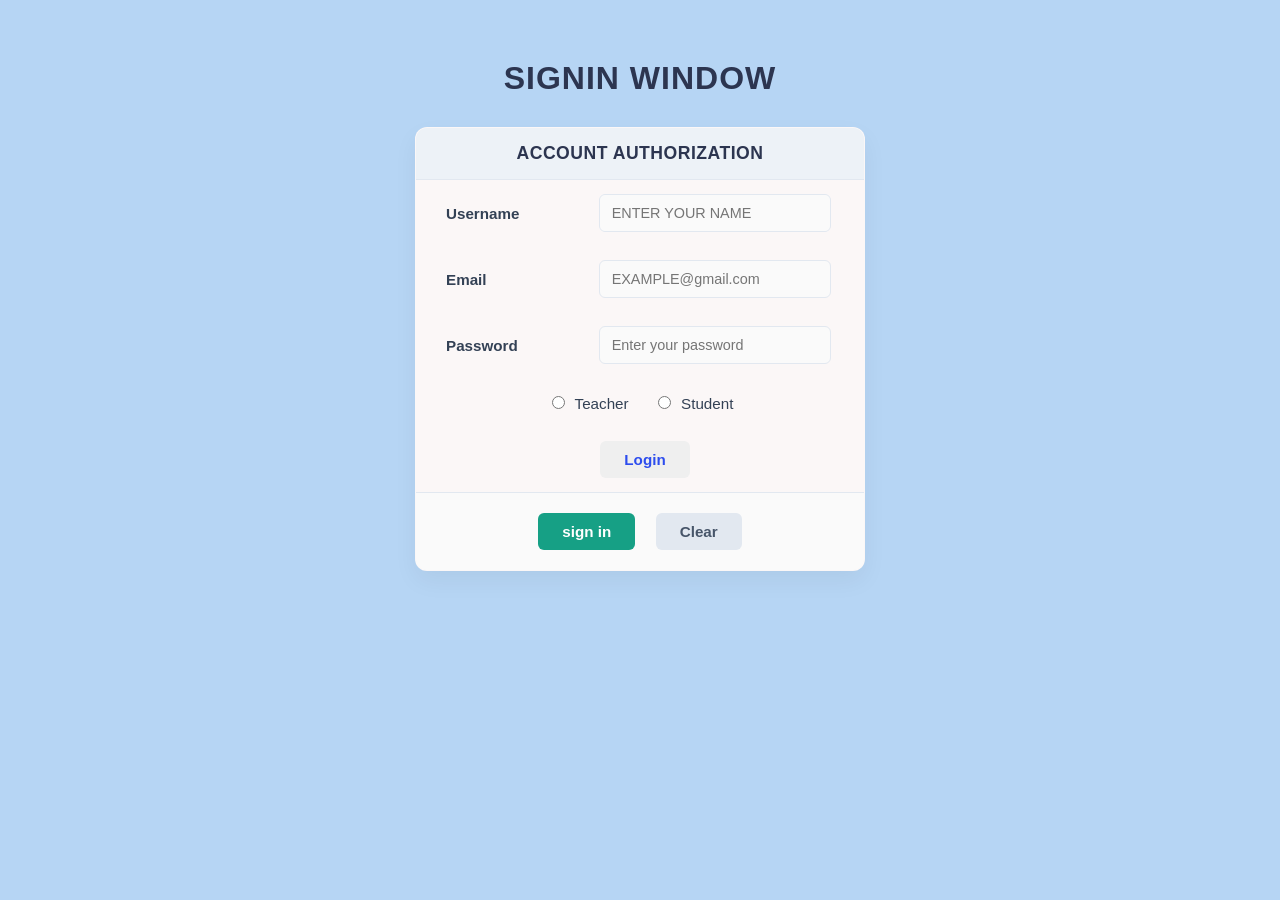
<file: index.html>
<!DOCTYPE html>
<html lang="en">
<head>
    <meta charset="UTF-8">
    <meta name="viewport" content="width=device-width, initial-scale=1.0">
    <title>Login Window</title>
    <link rel="stylesheet" href="style.css">
</head>
<body>
    <h1>SIGNIN WINDOW</h1>
    
    <form action="login.php" method="POST" id="authForm">
        <table>
            <tr>
                <td colspan="2">ACCOUNT AUTHORIZATION</td>
            </tr>
            <tr>
                <td>Username</td>
                <td><input type="text" id="username" name="user" placeholder="ENTER YOUR NAME"></td>
            </tr>
            <tr>
                <td>Email</td>
                <td><input type="email" id="email" name="email" placeholder="EXAMPLE@gmail.com"></td>
            </tr>
            <tr>
                <td>Password</td>
                <td><input type="password" id="pass" name="pass" placeholder="Enter your password"></td>
            </tr>
            <tr>
                <td colspan="2">
                    <label style="margin-right: 20px; cursor: pointer;">
                        <input type="radio" id="teacher" name="user_type" value="teacher"> Teacher
                    </label>
                    <label style="cursor: pointer;">
                        <input type="radio" id="student" name="user_type" value="student"> Student
                    </label>
                </td>
            </tr>
            <tr >
                <td colspan = "2" style = "text-align: center;"> <input type = "button" value = "Login" style = "color:rgb(45, 77, 238); align-items: center;" id ="sig_in"></td>
            </tr>
            <tr>
                <td colspan="2">
                    <input type="submit" value="sign in" id="login">
                    <input type="button" value="Clear" id="clear">
                </td>
            </tr>
        </table>
    </form>

    <script>
        const authForm = document.getElementById("authForm");
        const clearBtn = document.getElementById("clear");
        const username = document.getElementById("username");
        const email = document.getElementById("email");
        const password = document.getElementById("pass");
        let sig = document.getElementById("sig_in");


        sig.addEventListener("click", sign)
        function sign(){
            window.location.href = "sigin.html";
        }
        function clean() {
            username.value = "";
            email.value = "";
            password.value = "";
            const checkedRadio = document.querySelector('input[name="user_type"]:checked');
            if (checkedRadio) checkedRadio.checked = false;
        }

        clearBtn.addEventListener("click", clean);

        authForm.addEventListener("submit", function(event) {
            const userType = document.querySelector('input[name="user_type"]:checked');

            if (username.value.trim() === "" || email.value.trim() === "" || password.value.trim() === "" || !userType) {
                event.preventDefault();
                alert("FILL ALL THE DETAILS. 👁️👁️");
            } else {
                localStorage.setItem("teacherName", username.value.trim());
            }
        });
    </script>
</body>
</html>
</file>
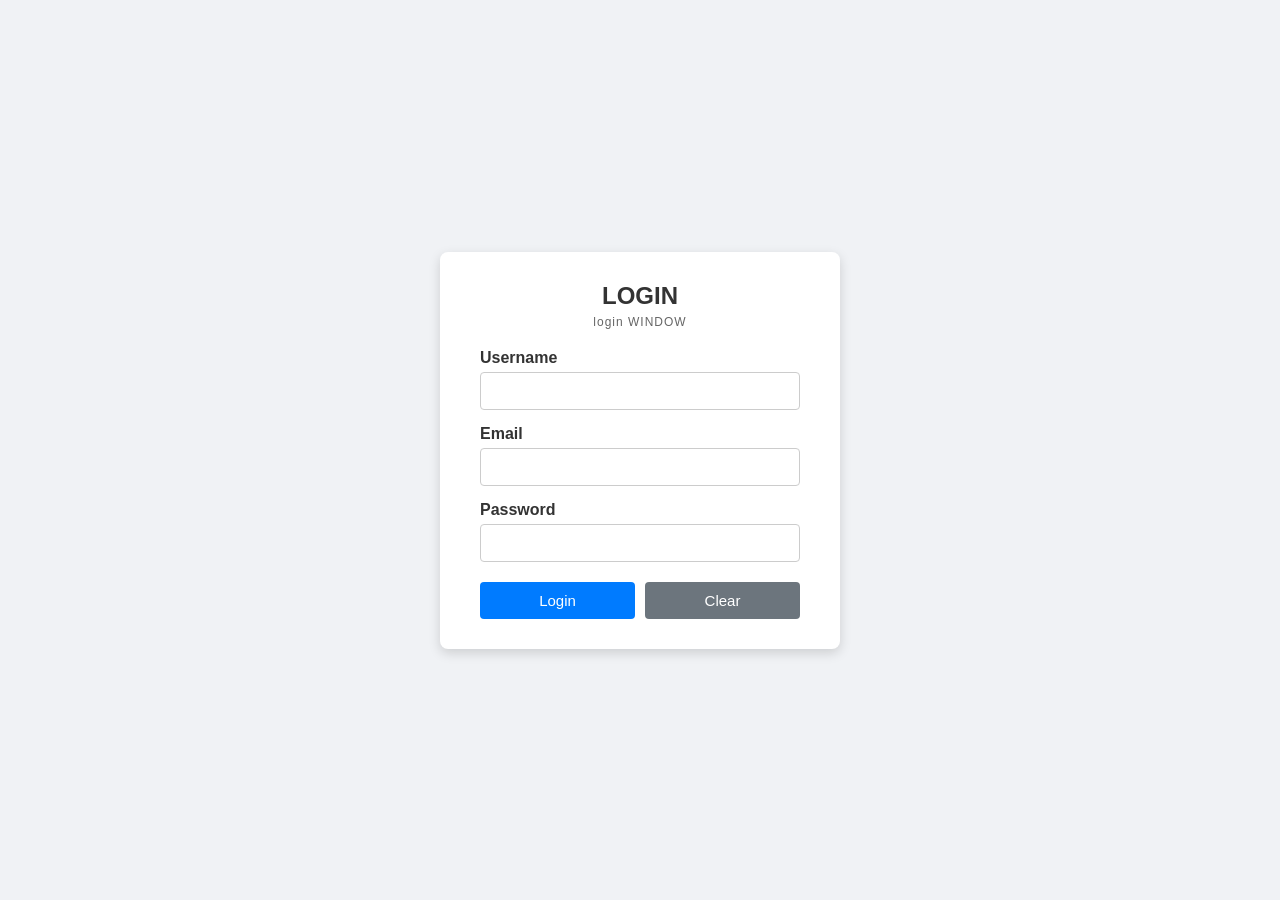
<file: sigin.html>
<!DOCTYPE html>
<html lang="en">
<head>
    <meta charset="UTF-8">
    <meta name="viewport" content="width=device-width, initial-scale=1.0">
    <title>LOGIn Window</title>
    <link rel="stylesheet" href="sigin.css">
</head>
<body>

    <div class="container">
        <h1>LOGIN</h1>
        <p class="subtitle">login WINDOW</p>

        <form action="signin.php" method="POST">
            <div class="input-group">
                <label for="username">Username</label>
                <input type="text" id="username" name="username" required>
            </div>

            <div class="input-group">
                <label for="email">Email</label>
                <input type="email" id="email" name="email" required>
            </div>

            <div class="input-group">
                <label for="password">Password</label>
                <input type="password" id="password" name="password" required>
            </div>

            <div class="button-group">
                <button type="submit" name="submit">Login</button>
                <button type="reset">Clear</button>
            </div>
        </form>
    </div>

</body>
</html>
</file>
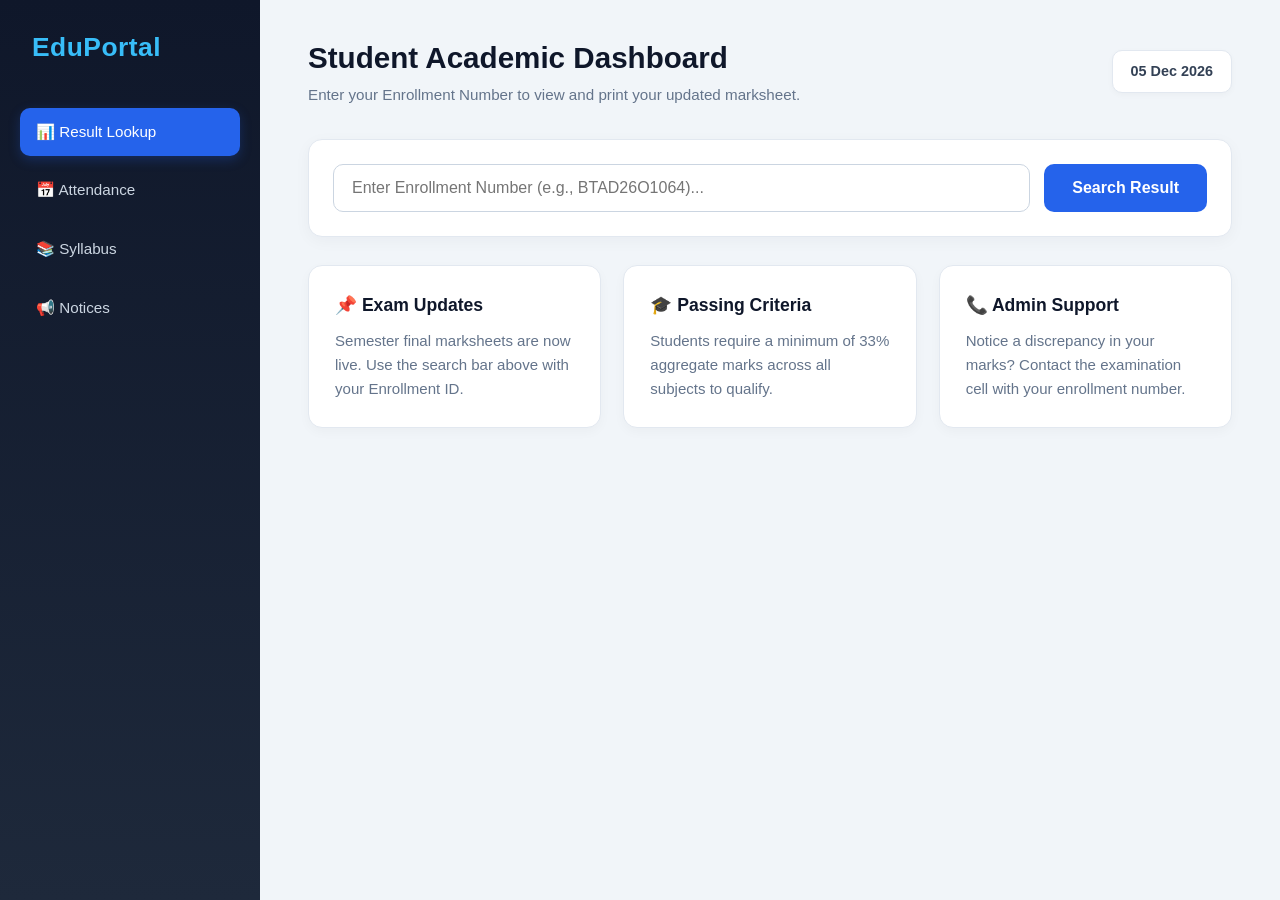
<file: student.html>
<!DOCTYPE html>
<html lang="en">
<head>
    <meta charset="UTF-8">
    <meta name="viewport" content="width=device-width, initial-scale=1.0">
    <title>Student Portal & Marksheet Dashboard</title>
    <link rel="stylesheet" href="stylestudent.css?v=3">
</head>
<body>

    <div class="dashboard-wrapper">
        <!-- Sidebar -->
        <aside class="sidebar">
            <div class="brand">
                <h2>EduPortal</h2>
            </div>
            <ul class="nav-links" id="sidebarNav">
                <li class="active"><a href="#" data-target="section-results">📊 Result Lookup</a></li>
                <li><a href="#" data-target="section-attendance">📅 Attendance</a></li>
                <li><a href="#" data-target="section-syllabus">📚 Syllabus</a></li>
                <li><a href="#" data-target="section-notices">📢 Notices</a></li>
            </ul>
        </aside>

        <!-- Main Content -->
        <main class="main-content">
            <header class="top-header">
                <div>
                    <h1 id="pageTitle">Student Academic Dashboard</h1>
                    <p id="pageSubtitle">Enter your Enrollment Number to view and print your updated marksheet.</p>
                </div>
                <div class="date-badge" id="currentDate"></div>
            </header>

            <!-- TAB 1: RESULT LOOKUP -->
            <div id="section-results" class="tab-section active-section">
                <section class="search-section">
                    <form id="searchForm" class="search-form">
                        <input type="text" id="roll_no" name="roll_no" placeholder="Enter Enrollment Number (e.g., BTAD26O1064)..." required>
                        <button type="submit">Search Result</button>
                    </form>
                </section>

                <div id="errorAlert" class="alert-error" style="display: none;"></div>

                <section id="marksheetCard" class="marksheet-card" style="display: none;">
                    <div class="marksheet-header">
                        <div>
                            <h2>Official Statement of Marks</h2>
                            <p class="subtitle" id="lastUpdated"></p>
                        </div>
                        <button type="button" onclick="window.print()" class="print-btn">🖨️ Print Marksheet</button>
                    </div>

                    <div class="student-info">
                        <div class="info-box">
                            <span>Student Name</span>
                            <strong id="studentName"></strong>
                        </div>
                        <div class="info-box">
                            <span>Enrollment Number</span>
                            <strong id="enrollmentNo"></strong>
                        </div>
                        <div class="info-box">
                            <span>Result Status</span>
                            <strong id="resultStatus"></strong>
                        </div>
                    </div>

                    <table class="marks-table">
                        <thead>
                            <tr>
                                <th>S.No</th>
                                <th>Subject Name</th>
                                <th>Max Marks</th>
                                <th>Marks Obtained</th>
                                <th>Grade</th>
                            </tr>
                        </thead>
                        <tbody id="marksTableBody"></tbody>
                        <tfoot>
                            <tr>
                                <td colspan="2"><strong>Grand Total</strong></td>
                                <td><strong id="maxTotal"></strong></td>
                                <td><strong id="totalMarks"></strong></td>
                                <td><strong id="percentage"></strong></td>
                            </tr>
                        </tfoot>
                    </table>
                </section>

                <section id="defaultInfoGrid" class="info-grid">
                    <div class="card">
                        <h3>📌 Exam Updates</h3>
                        <p>Semester final marksheets are now live. Use the search bar above with your Enrollment ID.</p>
                    </div>
                    <div class="card">
                        <h3>🎓 Passing Criteria</h3>
                        <p>Students require a minimum of 33% aggregate marks across all subjects to qualify.</p>
                    </div>
                    <div class="card">
                        <h3>📞 Admin Support</h3>
                        <p>Notice a discrepancy in your marks? Contact the examination cell with your enrollment number.</p>
                    </div>
                </section>
            </div>

            <!-- TAB 2: ATTENDANCE -->
            <div id="section-attendance" class="tab-section" style="display: none;">
                <section class="content-card">
                    <h2>Subject-Wise Attendance Overview</h2>
                    <p class="subtitle" style="margin-bottom: 20px;">Minimum 75% attendance is required to appear in end-semester examinations.</p>
                    <table class="marks-table">
                        <thead>
                            <tr>
                                <th>Subject</th>
                                <th>Classes Held</th>
                                <th>Classes Attended</th>
                                <th>Percentage</th>
                                <th>Status</th>
                            </tr>
                        </thead>
                        <tbody>
                            <tr>
                                <td>Digital Logic and Design</td>
                                <td>40</td>
                                <td>36</td>
                                <td><strong>90.0%</strong></td>
                                <td><span class="status-pass">Eligible</span></td>
                            </tr>
                            <tr>
                                <td>Problem Solving and Programming</td>
                                <td>42</td>
                                <td>35</td>
                                <td><strong>83.3%</strong></td>
                                <td><span class="status-pass">Eligible</span></td>
                            </tr>
                            <tr>
                                <td>Linear Algebra</td>
                                <td>38</td>
                                <td>30</td>
                                <td><strong>78.9%</strong></td>
                                <td><span class="status-pass">Eligible</span></td>
                            </tr>
                            <tr>
                                <td>Internet and Web Technologies</td>
                                <td>36</td>
                                <td>32</td>
                                <td><strong>88.8%</strong></td>
                                <td><span class="status-pass">Eligible</span></td>
                            </tr>
                            <tr>
                                <td>Foundation of Data Science</td>
                                <td>40</td>
                                <td>28</td>
                                <td><strong>70.0%</strong></td>
                                <td><span class="status-fail">Low</span></td>
                            </tr>
                        </tbody>
                    </table>
                </section>
            </div>
            <!-- TAB 3: SYLLABUS -->
            <div id="section-syllabus" class="tab-section" style="display: none;">
                <section class="info-grid">
                    <div class="card">
                        <h3>📘 Digital Logic and Design</h3>
                        <p>Number systems, Boolean algebra, K-maps, combinational & sequential circuits, flip-flops, and counters.</p>
                    </div>
                    <div class="card">
                        <h3>💻 Problem Solving & Programming</h3>
                        <p>Algorithms, flowcharts, C/Python fundamentals, arrays, pointers, functions, and file handling.</p>
                    </div>
                    <div class="card">
                        <h3>📐 Linear Algebra</h3>
                        <p>Matrices, determinants, vector spaces, eigenvalues, eigenvectors, and linear transformations.</p>
                    </div>
                    <div class="card">
                        <h3>🌐 Internet & Web Technologies</h3>
                        <p>HTML5, CSS3, Flexbox, JavaScript DOM, PHP server scripting, and MySQL database integration.</p>
                    </div>
                    <div class="card">
                        <h3>📊 Foundation of Data Science</h3>
                        <p>Data cleaning, exploratory data analysis, probability distributions, and basic visualization.</p>
                    </div>
                </section>
            </div>

            <!-- TAB 4: NOTICES -->
            <div id="section-notices" class="tab-section" style="display: none;">
                <section class="content-card">
                    <h2>Official Department Notices</h2>
                    <div class="notice-list">
                        <div class="notice-item">
                            <span class="notice-date">25 Nov 2026</span>
                            <h4>Semester Marksheets Uploaded</h4>
                            <p>Students can now download and print their updated statement of marks from the Result Lookup tab.</p>
                        </div>
                        <div class="notice-item">
                            <span class="notice-date">20 Nov 2026</span>
                            <h4>Practical Lab Viva Schedule</h4>
                            <p>External practical examinations for Internet & Web Technologies and Data Science will begin next week.</p>
                        </div>
                        <div class="notice-item">
                            <span class="notice-date">12 Nov 2026</span>
                            <h4>Attendance Shortage Warning</h4>
                            <p>Students below 75% attendance must submit medical or valid documentation to the department office.</p>
                        </div>
                    </div>
                </section>
            </div>

        </main>
    </div>

    <script>
        // 1. Set Current Date
        document.getElementById('currentDate').textContent = new Date().toLocaleDateString('en-GB', {
            day: '2-digit', month: 'short', year: 'numeric'
        });

        // 2. Sidebar Tab Switching Logic
        const navLinks = document.querySelectorAll('#sidebarNav a');
        const tabSections = document.querySelectorAll('.tab-section');
        const pageTitle = document.getElementById('pageTitle');
        const pageSubtitle = document.getElementById('pageSubtitle');

        const headerContent = {
            'section-results': {
                title: 'Student Academic Dashboard',
                subtitle: 'Enter your Enrollment Number to view and print your updated marksheet.'
            },
            'section-attendance': {
                title: 'Attendance Tracker',
                subtitle: 'Check your subject-wise class attendance percentage and exam eligibility.'
            },
            'section-syllabus': {
                title: 'Course Syllabus',
                subtitle: 'View core modules and topics for your current semester subjects.'
            },
            'section-notices': {
                title: 'Notice Board',
                subtitle: 'Stay updated with the latest exam schedules and department announcements.'
            }
        };

        navLinks.forEach(link => {
            link.addEventListener('click', function(e) {
                e.preventDefault();

                document.querySelectorAll('#sidebarNav li').forEach(li => li.classList.remove('active'));
                this.parentElement.classList.add('active');

                const targetId = this.getAttribute('data-target');
                tabSections.forEach(sec => sec.style.display = 'none');
                document.getElementById(targetId).style.display = 'block';

                pageTitle.textContent = headerContent[targetId].title;
                pageSubtitle.textContent = headerContent[targetId].subtitle;
            });
        });

        // 3. Marksheet Search Form Logic
        document.getElementById('searchForm').addEventListener('submit', function(e) {
            e.preventDefault();

            const formData = new FormData(this);
            const errorAlert = document.getElementById('errorAlert');
            const marksheetCard = document.getElementById('marksheetCard');
            const defaultInfoGrid = document.getElementById('defaultInfoGrid');

            fetch('fetch_marks.php', {
                method: 'POST',
                body: formData
            })
            .then(response => response.json())
            .then(data => {
                if (data.status === 'success') {
                    errorAlert.style.display = 'none';
                    defaultInfoGrid.style.display = 'none';
                    marksheetCard.style.display = 'block';

                    document.getElementById('studentName').textContent = data.student_name;
                    document.getElementById('enrollmentNo').textContent = data.enrollment_no;
                    document.getElementById('lastUpdated').textContent = 'Last Updated: ' + data.last_updated;

                    const statusEl = document.getElementById('resultStatus');
                    statusEl.textContent = data.result_status;
                    statusEl.className = (data.result_status === 'PASSED') ? 'status-pass' : 'status-fail';

                    const tbody = document.getElementById('marksTableBody');
                    tbody.innerHTML = '';
                    data.subjects.forEach((item, index) => {
                        const row = `
                            <tr>
                                <td>0${index + 1}</td>
                                <td>${item.subject}</td>
                                <td>100</td>
                                <td><strong>${item.marks}</strong></td>
                                <td><span class="grade-pill">${item.grade}</span></td>
                            </tr>
                        `;
                        tbody.innerHTML += row;
                    });

                    document.getElementById('maxTotal').textContent = data.max_total;
                    document.getElementById('totalMarks').textContent = data.total_marks;
                    document.getElementById('percentage').textContent = data.percentage + '%';
                } else {
                    marksheetCard.style.display = 'none';
                    defaultInfoGrid.style.display = 'flex';
                    errorAlert.textContent = data.message;
                    errorAlert.style.display = 'block';
                }
            })
            .catch(error => {
                errorAlert.textContent = 'Server error. Make sure XAMPP Apache & MySQL are running.';
                errorAlert.style.display = 'block';
            });
        });
    </script>

</body>
</html>
</file>
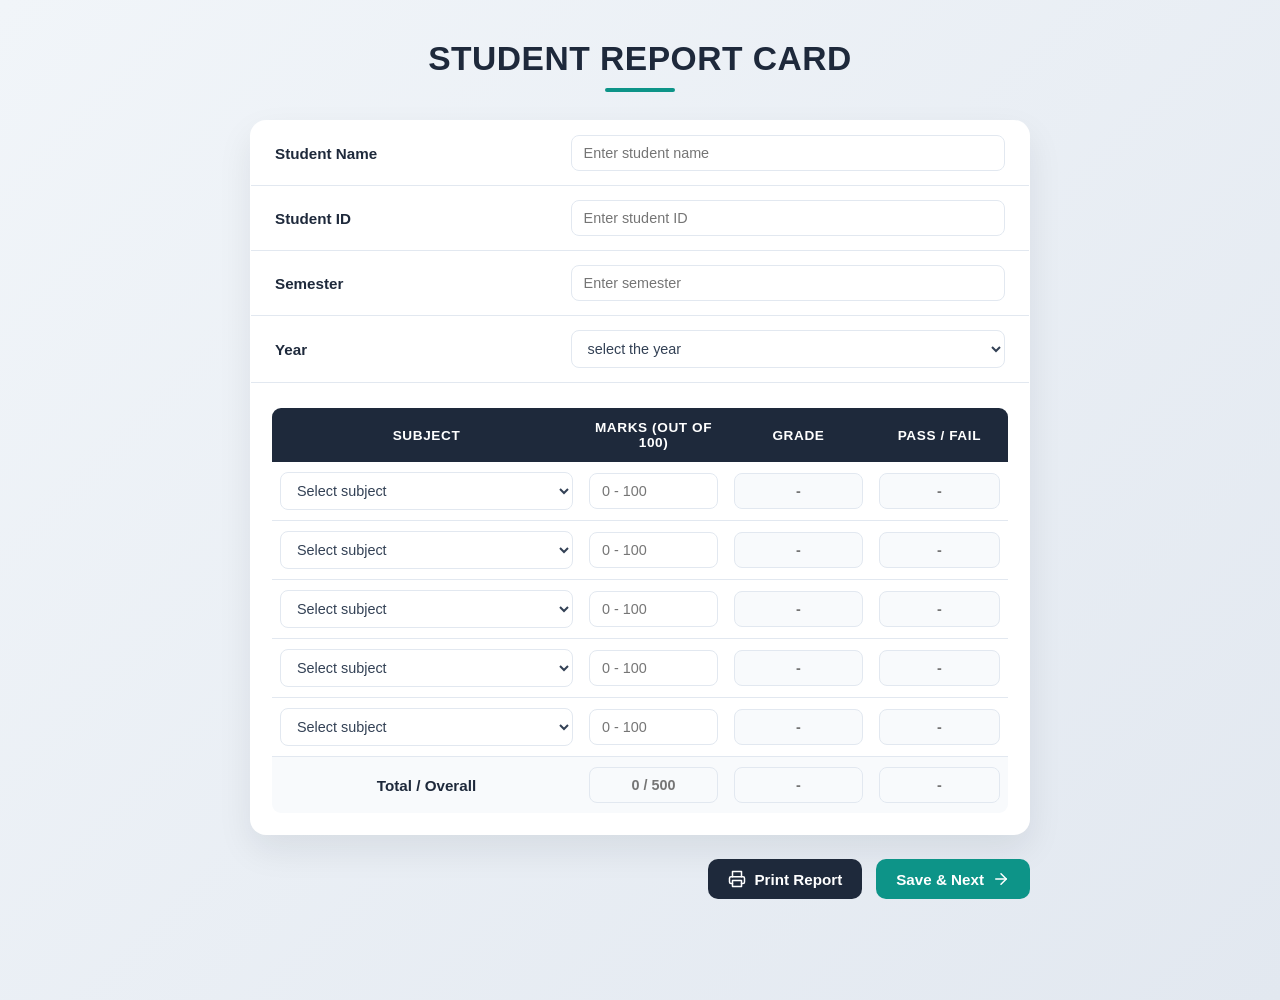
<file: studentdetails.html>
<!DOCTYPE html>
<html lang="en">
<head>
  <meta charset="UTF-8">
  <meta name="viewport" content="width=device-width, initial-scale=1.0">
  <title>Student Report Card</title>
  <link rel="stylesheet" href="style2.css">
</head>
<body>

  <h1>Student Report Card</h1>

  <form id="reportForm" action="savereport.php" method="post">
    <table id="tableout">
      <tbody>
        <tr>
          <td>Student Name</td>
          <td><input type="text" id="studentname" name="studentName" placeholder="Enter student name" required></td>
        </tr>
        <tr>
          <td>Student ID</td>
          <td><input type="text" id="studentid" name="studentId" placeholder="Enter student ID" required></td>
        </tr>
        <tr>
          <td>Semester</td>
          <td><input type="text" id="semester" name="semester" placeholder="Enter semester" required></td>
        </tr>
        <tr>
          <td>Year</td>
    
    <td>
        <select id="year" name="year" required>
            <option value="" disabled selected>select the year</option>
            <option value="1st">1st</option>
            <option value="2nd">2nd</option>
            <option value="3rd">3rd</option>
            <option value="4th">4th</option>
        </select>
    </td>

        </tr>
        <tr>
          <td colspan="2">
            <table id="tablein">
              <thead>
                <tr>
                  <td>Subject</td>
                  <td>Marks (Out of 100)</td>
                  <td>Grade</td>
                  <td>Pass / Fail</td>
                </tr>
              </thead>
              <tbody>
                <tr>
                  <td>
                    <select id="subject1" name="subject1">
                      <option value="" disabled selected>Select subject</option>
                      <option value="Digital Logic and Design">Digital Logic and Design</option>
                      <option value="Problem Solving and Programming">Problem Solving and Programming</option>
                      <option value="Linear Algebra">Linear Algebra</option>
                      <option value="Internet and Web Technologies">Internet and Web Technologies</option>
                      <option value="Foundation of Data Science">Foundation of Data Science</option>
                      <option value="other">other</option>
                    </select>
                  </td>
                  <td><input type="number" id="marks1" min="0" max="100" placeholder="0 - 100" name="marks1" oninput="calculateReport()"></td>
                  <td><input type="text" id="grade1" readonly placeholder="-" name="grade1"></td>
                  <td><input type="text" id="passfail1" readonly placeholder="-" name="pf1"></td>
                </tr>
                <tr>
                  <td>
                    <select id="subject2" name="subject2">
                      <option value="" disabled selected>Select subject</option>
                      <option value="Digital Logic and Design">Digital Logic and Design</option>
                      <option value="Problem Solving and Programming">Problem Solving and Programming</option>
                      <option value="Linear Algebra">Linear Algebra</option>
                      <option value="Internet and Web Technologies">Internet and Web Technologies</option>
                      <option value="Foundation of Data Science">Foundation of Data Science</option>
                      <option value="other">other</option>
                    </select>
                  </td>
                  <td><input type="number" id="marks2" min="0" max="100" placeholder="0 - 100" name="marks2" oninput="calculateReport()"></td>
                  <td><input type="text" id="grade2" readonly placeholder="-" name="grade2"></td>
                  <td><input type="text" id="passfail2" readonly placeholder="-" name="pf2"></td>
                </tr>
                <tr>
                  <td>
                    <select id="subject3" name="subject3">
                      <option value="" disabled selected>Select subject</option>
                      <option value="Digital Logic and Design">Digital Logic and Design</option>
                      <option value="Problem Solving and Programming">Problem Solving and Programming</option>
                      <option value="Linear Algebra">Linear Algebra</option>
                      <option value="Internet and Web Technologies">Internet and Web Technologies</option>
                      <option value="Foundation of Data Science">Foundation of Data Science</option>
                      <option value="other">other</option>
                    </select>
                  </td>
                  <td><input type="number" id="marks3" min="0" max="100" placeholder="0 - 100" name="marks3" oninput="calculateReport()"></td>
                  <td><input type="text" id="grade3" readonly placeholder="-" name="grade3"></td>
                  <td><input type="text" id="passfail3" readonly placeholder="-" name="pf3"></td>
                </tr>
                <tr>
                  <td>
                    <select id="subject4" name="subject4">
                      <option value="" disabled selected>Select subject</option>
                      <option value="Digital Logic and Design">Digital Logic and Design</option>
                      <option value="Problem Solving and Programming">Problem Solving and Programming</option>
                      <option value="Linear Algebra">Linear Algebra</option>
                      <option value="Internet and Web Technologies">Internet and Web Technologies</option>
                      <option value="Foundation of Data Science">Foundation of Data Science</option>
                      <option value="other">other</option>
                    </select>
                  </td>
                  <td><input type="number" id="marks4" min="0" max="100" placeholder="0 - 100" name="marks4" oninput="calculateReport()"></td>
                  <td><input type="text" id="grade4" readonly placeholder="-" name="grade4"></td>
                  <td><input type="text" id="passfail4" readonly placeholder="-" name="pf4"></td>
                </tr>
                <tr>
                  <td>
                    <select id="subject5" name="subject5">
                      <option value="" disabled selected>Select subject</option>
                      <option value="Digital Logic and Design">Digital Logic and Design</option>
                      <option value="Problem Solving and Programming">Problem Solving and Programming</option>
                      <option value="Linear Algebra">Linear Algebra</option>
                      <option value="Internet and Web Technologies">Internet and Web Technologies</option>
                      <option value="Foundation of Data Science">Foundation of Data Science</option>
                      <option value="other">other</option>
                    </select>
                  </td>
                  <td><input type="number" id="marks5" min="0" max="100" placeholder="0 - 100" name="marks5" oninput="calculateReport()"></td>
                  <td><input type="text" id="grade5" readonly placeholder="-" name="grade5"></td>
                  <td><input type="text" id="passfail5" readonly placeholder="-" name="pf5"></td>
                </tr>
              </tbody>
              <tfoot>
                <tr class="summary-row">
                  <td>Total / Overall</td>
                  <td><input type="text" id="totalMarks" name="totalMarks" readonly placeholder="0 / 500"></td>
                  <td><input type="text" id="overallGrade" name="overallGrade" readonly placeholder="-"></td>
                  <td><input type="text" id="overallResult" name="overallResult" readonly placeholder="-"></td>
                </tr>
              </tfoot>
            </table>
          </td>
        </tr>
      </tbody>
    </table>

    <!-- Action Buttons -->
    <div class="action-bar">
      <button type="button" class="btn btn-print" onclick="window.print()">
        <svg width="18" height="18" viewBox="0 0 24 24" fill="none" stroke="currentColor" stroke-width="2" stroke-linecap="round" stroke-linejoin="round">
          <polyline points="6 9 6 2 18 2 18 9"></polyline>
          <path d="M6 18H4a2 2 0 0 1-2-2v-5a2 2 0 0 1 2-2h16a2 2 0 0 1 2 2v5a2 2 0 0 1-2 2h-2"></path>
          <rect x="6" y="14" width="12" height="8"></rect>
        </svg>
        Print Report
      </button>

      <button type="submit" class="btn btn-save">
        Save & Next
        <svg width="18" height="18" viewBox="0 0 24 24" fill="none" stroke="currentColor" stroke-width="2" stroke-linecap="round" stroke-linejoin="round">
          <line x1="5" y1="12" x2="19" y2="12"></line>
          <polyline points="12 5 19 12 12 19"></polyline>
        </svg>
      </button>
    </div>
  </form>

  <div id="toast" class="toast"></div>

  <script src="script.js?v= 1"></script>

</body>
</html>
</file>
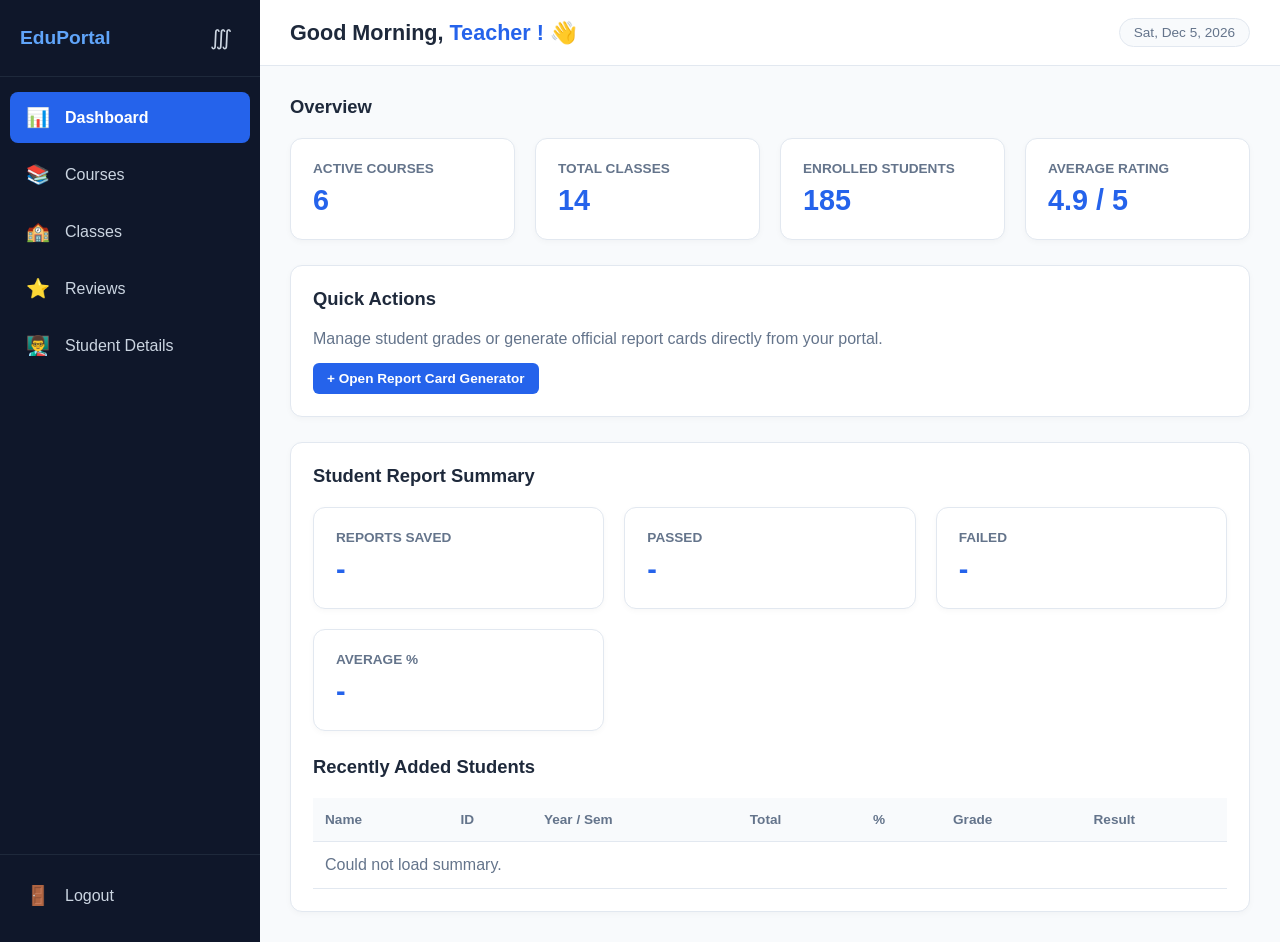
<file: teacherlogin.html>
<!DOCTYPE html>
<html lang="en">
<head>
    <meta charset="UTF-8">
    <meta name="viewport" content="width=device-width, initial-scale=1.0">
    <title>Teacher Portal | Dashboard</title>
    <link rel="stylesheet" href="styled.css">
</head>
<body>

    <aside class="sidebar" id="sidebar">
        <div class="sidebar-header">
            <span class="logo-text">EduPortal</span>
            <button class="toggle-btn" onclick="toggleSidebar()" title="Slide Menu">∭</button>
        </div>

        <ul class="nav-links">
            <li class="nav-item active" onclick="switchTab('dashboard', this)">
                <span class="nav-icon">📊</span>
                <span class="nav-label">Dashboard</span>
            </li>
            <li class="nav-item" onclick="switchTab('courses', this)">
                <span class="nav-icon">📚</span>
                <span class="nav-label">Courses</span>
            </li>
            <li class="nav-item" onclick="switchTab('classes', this)">
                <span class="nav-icon">🏫</span>
                <span class="nav-label">Classes</span>
            </li>
            <li class="nav-item" onclick="switchTab('reviews', this)">
                <span class="nav-icon">⭐</span>
                <span class="nav-label">Reviews</span>
            </li>
            <li class = "nav-item" id = "student" onclick = "switchTab('student', this)">
                <span class="nav-icon">👨‍🏫</span>
                <span class="nav-label">Student Details</span>
            </li>
        </ul>

        <div class="logout-section">
            <div class="nav-item" onclick="logout()">
                <span class="nav-icon">🚪</span>
                <span class="nav-label">Logout</span>
            </div>
        </div>
    </aside>

    <div class="main-wrapper">
        <header class="top-header">
            <div class="greeting-line">
                Good Morning, <span id="teacherDisplayName">Teacher </span><span>!</span> 👋
            </div>
            <div class="date-badge" id="currentDate"></div>
        </header>

        <main class="content-area">
            <section id="dashboard" class="section-view active">
                <h3 class="section-title">Overview</h3>
                <div class="stats-grid">
                    <div class="stat-card">
                        <h4>Active Courses</h4>
                        <p>6</p>
                    </div>
                    <div class="stat-card">
                        <h4>Total Classes</h4>
                        <p>14</p>
                    </div>
                    <div class="stat-card">
                        <h4>Enrolled Students</h4>
                        <p>185</p>
                    </div>
                    <div class="stat-card">
                        <h4>Average Rating</h4>
                        <p>4.9 / 5</p>
                    </div>
                </div>

                <div class="card-panel">
                    <h3 class="section-title">Quick Actions</h3>
                    <p class="muted-text">Manage student grades or generate official report cards directly from your portal.</p>
                    <button class="btn-action" onclick="window.location.href='studentdetails.html'">
                        + Open Report Card Generator
                    </button>
                </div>

                <div class="card-panel" style="margin-top:25px;">
                    <h3 class="section-title">Student Report Summary</h3>
                    <div class="stats-grid">
                        <div class="stat-card"><h4>Reports Saved</h4><p id="sumStudents">-</p></div>
                        <div class="stat-card"><h4>Passed</h4><p id="sumPassed">-</p></div>
                        <div class="stat-card"><h4>Failed</h4><p id="sumFailed">-</p></div>
                        <div class="stat-card"><h4>Average %</h4><p id="sumAverage">-</p></div>
                    </div>
                    <h4 class="section-title">Recently Added Students</h4>
                    <table>
                        <thead>
                            <tr>
                                <th>Name</th>
                                <th>ID</th>
                                <th>Year / Sem</th>
                                <th>Total</th>
                                <th>%</th>
                                <th>Grade</th>
                                <th>Result</th>
                            </tr>
                        </thead>
                        <tbody id="summaryBody">
                            <tr><td colspan="7" class="muted-text">Loading...</td></tr>
                        </tbody>
                    </table>
                </div>

            </section>

            <section id="courses" class="section-view">
                <h3 class="section-title">Assigned Courses</h3>
                <div class="card-panel">
                    <table>
                        <thead>
                            <tr>
                                <th>Course Code</th>
                                <th>Course Name</th>
                                <th>Department</th>
                                <th>Status</th>
                            </tr>
                        </thead>
                        <tbody>
                            <tr>
                                <td>MTH-101</td>
                                <td>Applied Mathematics</td>
                                <td>Science & Math</td>
                                <td><span class="badge">Active</span></td>
                            </tr>
                            <tr>
                                <td>CSC-204</td>
                                <td>Computer Science & Web Basics</td>
                                <td>Information Tech</td>
                                <td><span class="badge">Active</span></td>
                            </tr>
                        </tbody>
                    </table>
                </div>
            </section>

            <section id="classes" class="section-view">
                <h3 class="section-title">Today's Class Schedule</h3>
                <div class="card-panel">
                    <table>
                        <thead>
                            <tr>
                                <th>Time Slot</th>
                                <th>Class & Section</th>
                                <th>Subject</th>
                                <th>Room</th>
                            </tr>
                        </thead>
                        <tbody>
                            <tr>
                                <td>09:00 AM - 10:00 AM</td>
                                <td>Class 10 - Section A</td>
                                <td>Mathematics</td>
                                <td>Room 204</td>
                            </tr>
                            <tr>
                                <td>11:15 AM - 12:15 PM</td>
                                <td>Class 12 - Science</td>
                                <td>Computer Science</td>
                                <td>Lab 2</td>
                            </tr>
                        </tbody>
                    </table>
                </div>
            </section>

            <section id="reviews" class="section-view">
                <h3 class="section-title">Student & Parent Reviews</h3>
                <div class="card-panel">
                    <div class="review-item">
                        <div class="stars">★★★★★</div>
                        <strong>Aarav Sharma (Class 10 - A)</strong>
                        <p class="muted-text">"The practical examples in Computer Science made HTML and JavaScript very easy to understand."</p>
                    </div>
                    <div class="review-item">
                        <div class="stars">★★★★★</div>
                        <strong>Priya Verma (Class 12 - Science)</strong>
                        <p class="muted-text">"Very clear explanations and helpful feedback during exam preparation."</p>
                    </div>
                </div>
            </section>
            <section id = "student" class="section-view">
                  <h3 class="section-title">Student Details entery</h3>
                <div class="card-panel">
                    <div class="review-item" id = "student">
                        <strong>Enter marks</strong>
                        <p class="muted-text">"you can enter the MARKS of that particular studebnt without any lag."</p>
                    </div>
                </div>
            </section>
        </main>
    </div>

    <script>

let a = document.getElementById("student");
a.addEventListener("click", () =>{
    window.location.href = "studentdetails.html";
})
        window.addEventListener("DOMContentLoaded", () => {
            const savedName = localStorage.getItem("teacherName");
            if (savedName && savedName.trim() !== "") {
                document.getElementById("teacherDisplayName").textContent = savedName;
            }
            const options = { weekday: 'short', year: 'numeric', month: 'short', day: 'numeric' };
            document.getElementById("currentDate").textContent = new Date().toLocaleDateString('en-US', options);
        });

        async function loadSummary() {
            const body = document.getElementById("summaryBody");
            try {
                const res = await fetch("getsummary.php");
                const data = await res.json();
                if (data.error) throw new Error(data.error);

                document.getElementById("sumStudents").textContent = data.summary.students;
                document.getElementById("sumPassed").textContent = data.summary.passed;
                document.getElementById("sumFailed").textContent = data.summary.failed;
                document.getElementById("sumAverage").textContent = data.summary.average + "%";

                body.innerHTML = "";
                if (data.recent.length === 0) {
                    body.innerHTML = '<tr><td colspan="7" class="muted-text">No student reports saved yet.</td></tr>';
                    return;
                }
                data.recent.forEach(s => {
                    const tr = document.createElement("tr");
                    const cells = [s.name, s.id, s.year + " / " + s.semester, s.total, s.percent + "%", s.grade];
                    cells.forEach(text => {
                        const td = document.createElement("td");
                        td.textContent = text;   // textContent keeps user data safe
                        tr.appendChild(td);
                    });
                    const td = document.createElement("td");
                    const badge = document.createElement("span");
                    badge.className = "badge " + (s.result === "Pass" ? "badge-pass" : "badge-fail");
                    badge.textContent = s.result;
                    td.appendChild(badge);
                    tr.appendChild(td);
                    body.appendChild(tr);
                });
            } catch (err) {
                body.innerHTML = '<tr><td colspan="7" class="muted-text">Could not load summary.</td></tr>';
                console.error(err);
            }
        }
        window.addEventListener("DOMContentLoaded", loadSummary);

        function toggleSidebar() {
            document.getElementById("sidebar").classList.toggle("collapsed");
        }

        function switchTab(sectionId, clickedElement) {
            document.querySelectorAll(".section-view").forEach(sec => sec.classList.remove("active"));
            document.querySelectorAll(".nav-item").forEach(item => item.classList.remove("active"));
            document.getElementById(sectionId).classList.add("active");
            clickedElement.classList.add("active");
        }

        function logout() {
            localStorage.removeItem("teacherName");
            window.location.href = "index.html";
        }
    </script>
</body>
</html>
</file>
<file: style.css>
:root {
    --primary-color: #2c3550;
    --accent-color: #16a085;
    --accent-hover: #117a65;
    --bg-color: #b6d5f4;
    --card-bg: #fbf7f7;
    --border-color: #e2e8f0;
    --text-color: #334155;
}

body {
    font-family: 'Segoe UI', Tahoma, Geneva, Verdana, sans-serif;
    background-color: var(--bg-color);
    color: var(--text-color);
    margin: 60px 0;
    padding: 0;
    text-align: center;
}

h1 {
    color: var(--primary-color);
    font-size: 2rem;
    letter-spacing: 1px;
    margin-bottom: 30px;
    text-transform: uppercase;
}

table {
    width: 95%;
    max-width: 450px;
    margin: 0 auto;
    background-color: var(--card-bg);
    border-collapse: collapse;
    border-radius: 12px;
    overflow: hidden;
    box-shadow: 0 10px 25px rgba(0, 0, 0, 0.05);
    border: 1px solid var(--border-color);
}

table tr:first-child td {
    background-color: #edf2f7;
    color: var(--primary-color);
    text-align: center;
    font-size: 1.1rem;
    font-weight: 600;
    letter-spacing: 0.5px;
    padding: 15px;
    border-bottom: 1px solid var(--border-color);
}

table tr:not(:first-child):not(:last-child):not(:nth-child(5)) td:first-child {
    font-weight: 600;
    font-size: 0.95rem;
    padding-left: 30px;
    text-align: left;
}

td {
    padding: 14px 20px;
    vertical-align: middle;
}


input[type="text"], 
input[type="email"], 
input[type="password"] {
    width: 90%;
    padding: 10px 12px;
    border: 1.5px solid var(--border-color);
    border-radius: 6px;
    font-size: 0.9rem;
    color: var(--text-color);
    background-color: #fafafa;
    transition: all 0.25s ease;
    box-sizing: border-box;
}

input[type="text"]:focus, 
input[type="email"]:focus, 
input[type="password"]:focus {
    outline: none;
    border-color: var(--accent-color);
    background-color: #ffffff;
    box-shadow: 0 0 0 3px rgba(22, 160, 133, 0.15);
}


table tr:nth-child(5) td {
    text-align: center;
    font-size: 0.95rem;
    font-weight: 500;
    padding: 15px 0;
}

input[type="radio"] {
    margin-right: 6px;
    accent-color: var(--accent-color);
    cursor: pointer;
}

table tr:last-child td {
    text-align: center;
    padding: 20px;
    border-top: 1px solid var(--border-color);
    background-color: #fafafa;
}


input[type="button"], 
input[type="submit"] {
    padding: 10px 24px;
    font-size: 0.95rem;
    font-weight: 600;
    border: none;
    border-radius: 6px;
    cursor: pointer;
    transition: all 0.2s ease;
    margin: 0 8px;
}

#login {
    background-color: var(--accent-color);
    color: #ffffff;
}

#login:hover {
    background-color: var(--accent-hover);
}

#clear {
    background-color: #e2e8f0;
    color: #475569;
}

#clear:hover {
    background-color: #cbd5e1;
}

a {
    text-decoration: none;
}
</file>
<file: sigin.css>
* {
    margin: 0;
    padding: 0;
    box-sizing: border-box;
    font-family: Arial, sans-serif;
}

body {
    display: flex;
    justify-content: center;
    align-items: center;
    min-height: 100vh;
    background-color: #f0f2f5;
}

.container {
    border-color: #333333;
    background-color: #ffffff;
    padding: 30px 40px;
    border-radius: 8px;
    box-shadow: 0 4px 12px rgba(0, 0, 0, 0.15);
    width: 100%;
    max-width: 400px;
}

h1 {
    text-align: center;
    margin-bottom: 5px;
    font-size: 24px;
    color: #333333;
}

.subtitle {
    text-align: center;
    font-size: 12px;
    color: #666666;
    margin-bottom: 20px;
    letter-spacing: 1px;
}

.input-group {
    margin-bottom: 15px;
}

.input-group label {
    display: block;
    margin-bottom: 5px;
    font-weight: bold;
    color: #333333;
}

.input-group input {
    width: 100%;
    padding: 10px;
    border: 1px solid #cccccc;
    border-radius: 4px;
    font-size: 14px;
}

.button-group {
    display: flex;
    justify-content: space-between;
    gap: 10px;
    margin-top: 20px;
}

.button-group button {
    width: 100%;
    padding: 10px;
    border: none;
    border-radius: 4px;
    font-size: 15px;
    cursor: pointer;
    background-color: #007bff;
    color: white;
}

.button-group button[type="reset"] {
    background-color: #6c757d;
}

.button-group button:hover {
    opacity: 0.9;
}
</file>
<file: stylestudent.css>
/* Reset & Base Styles */
* {
    margin: 0;
    padding: 0;
    box-sizing: border-box;
    font-family: 'Inter', -apple-system, BlinkMacSystemFont, "Segoe UI", Roboto, sans-serif;
}

body {
    background-color: #f1f5f9;
    color: #1e293b;
    line-height: 1.5;
}

/* Main Dashboard Layout */
.dashboard-wrapper {
    display: flex;
    min-height: 100vh;
}

/* Sidebar Styling */
.sidebar {
    width: 260px;
    background: linear-gradient(180deg, #0f172a 0%, #1e293b 100%);
    color: #ffffff;
    padding: 28px 20px;
    display: flex;
    flex-direction: column;
    flex-shrink: 0;
}

.brand h2 {
    font-size: 1.65rem;
    font-weight: 700;
    color: #38bdf8;
    margin-bottom: 40px;
    padding-left: 12px;
    letter-spacing: 0.5px;
}

.nav-links {
    list-style: none;
}

.nav-links li {
    margin-bottom: 10px;
}

.nav-links a {
    text-decoration: none;
    color: #cbd5e1;
    display: flex;
    align-items: center;
    gap: 10px;
    padding: 13px 16px;
    border-radius: 10px;
    font-weight: 500;
    font-size: 0.95rem;
    transition: all 0.25s ease;
}

.nav-links li.active a,
.nav-links a:hover {
    background-color: #2563eb;
    color: #ffffff;
    box-shadow: 0 4px 12px rgba(37, 99, 235, 0.25);
}

/* Main Content Area */
.main-content {
    flex: 1;
    padding: 36px 48px;
    max-width: 1200px;
}

/* Top Header */
.top-header {
    display: flex;
    justify-content: space-between;
    align-items: center;
    margin-bottom: 32px;
    gap: 20px;
}

.top-header h1 {
    font-size: 1.85rem;
    font-weight: 700;
    color: #0f172a;
}

.top-header p {
    color: #64748b;
    font-size: 0.95rem;
    margin-top: 4px;
}

.date-badge {
    background-color: #ffffff;
    padding: 10px 18px;
    border-radius: 10px;
    font-weight: 600;
    font-size: 0.9rem;
    color: #334155;
    border: 1px solid #e2e8f0;
    box-shadow: 0 2px 6px rgba(0, 0, 0, 0.03);
    white-space: nowrap;
}

/* Search Bar Section */
.search-section {
    background: #ffffff;
    padding: 24px;
    border-radius: 14px;
    border: 1px solid #e2e8f0;
    box-shadow: 0 4px 16px rgba(15, 23, 42, 0.04);
    margin-bottom: 28px;
}

.search-form {
    display: flex;
    gap: 14px;
}

.search-form input {
    flex: 1;
    padding: 14px 18px;
    border: 1.5px solid #cbd5e1;
    border-radius: 10px;
    font-size: 1rem;
    color: #0f172a;
    outline: none;
    transition: border-color 0.2s, box-shadow 0.2s;
}

.search-form input:focus {
    border-color: #2563eb;
    box-shadow: 0 0 0 3px rgba(37, 99, 235, 0.12);
}

.search-form button {
    background-color: #2563eb;
    color: #ffffff;
    border: none;
    padding: 0 28px;
    border-radius: 10px;
    font-size: 1rem;
    font-weight: 600;
    cursor: pointer;
    transition: background-color 0.2s, transform 0.1s;
}

.search-form button:hover {
    background-color: #1d4ed8;
}

.search-form button:active {
    transform: scale(0.98);
}

/* Error Alert Box */
.alert-error {
    background-color: #fef2f2;
    color: #b91c1c;
    padding: 16px 20px;
    border-radius: 10px;
    border: 1px solid #fecaca;
    border-left: 5px solid #ef4444;
    margin-bottom: 28px;
    font-weight: 500;
    font-size: 0.95rem;
}

/* Marksheet Card */
.marksheet-card {
    background: #ffffff;
    padding: 36px;
    border-radius: 14px;
    border: 1px solid #e2e8f0;
    box-shadow: 0 8px 24px rgba(15, 23, 42, 0.05);
    animation: fadeIn 0.3s ease-in-out;
}

@keyframes fadeIn {
    from { opacity: 0; transform: translateY(8px); }
    to { opacity: 1; transform: translateY(0); }
}

.marksheet-header {
    display: flex;
    justify-content: space-between;
    align-items: center;
    border-bottom: 2px solid #f1f5f9;
    padding-bottom: 20px;
    margin-bottom: 24px;
    gap: 15px;
}

.marksheet-header h2 {
    font-size: 1.4rem;
    color: #0f172a;
}

.subtitle {
    color: #64748b;
    font-size: 0.88rem;
    margin-top: 3px;
}

.print-btn {
    background-color: #10b981;
    color: #ffffff;
    border: none;
    padding: 11px 20px;
    border-radius: 10px;
    font-weight: 600;
    font-size: 0.92rem;
    cursor: pointer;
    transition: background-color 0.2s;
}

.print-btn:hover {
    background-color: #059669;
}

/* Student Info Summary Box */
.student-info {
    display: flex;
    justify-content: space-between;
    gap: 20px;
    background-color: #f8fafc;
    border: 1px solid #e2e8f0;
    padding: 20px 24px;
    border-radius: 10px;
    margin-bottom: 28px;
}

.info-box {
    flex: 1;
}

.info-box span {
    display: block;
    font-size: 0.82rem;
    text-transform: uppercase;
    letter-spacing: 0.5px;
    color: #64748b;
    margin-bottom: 5px;
}

.info-box strong {
    font-size: 1.1rem;
    color: #0f172a;
}

.status-pass {
    color: #16a34a !important;
    background-color: #dcfce7;
    padding: 3px 10px;
    border-radius: 6px;
    font-size: 0.95rem !important;
}

.status-fail {
    color: #dc2626 !important;
    background-color: #fee2e2;
    padding: 3px 10px;
    border-radius: 6px;
    font-size: 0.95rem !important;
}

/* Marks Table */
.marks-table {
    width: 100%;
    border-collapse: collapse;
    border-radius: 10px;
    overflow: hidden;
}

.marks-table th,
.marks-table td {
    padding: 15px 18px;
    text-align: left;
    border-bottom: 1px solid #e2e8f0;
}

.marks-table th {
    background-color: #f8fafc;
    color: #475569;
    font-weight: 600;
    font-size: 0.88rem;
    text-transform: uppercase;
    letter-spacing: 0.4px;
}

.marks-table tbody tr:hover {
    background-color: #f8fafc;
}

.marks-table tfoot td {
    background-color: #f1f5f9;
    font-size: 1.05rem;
    color: #0f172a;
    border-top: 2px solid #cbd5e1;
    border-bottom: none;
}

.grade-pill {
    display: inline-block;
    background-color: #e0f2fe;
    color: #0369a1;
    padding: 4px 12px;
    border-radius: 20px;
    font-weight: 600;
    font-size: 0.85rem;
}

/* Default Info Cards (Before Search) */
.info-grid {
    display: flex;
    gap: 22px;
    flex-wrap: wrap;
}

.card {
    flex: 1;
    min-width: 260px;
    background: #ffffff;
    padding: 26px;
    border-radius: 14px;
    border: 1px solid #e2e8f0;
    box-shadow: 0 4px 12px rgba(15, 23, 42, 0.03);
    transition: transform 0.2s ease, box-shadow 0.2s ease;
}

.card:hover {
    transform: translateY(-3px);
    box-shadow: 0 8px 20px rgba(15, 23, 42, 0.06);
}

.card h3 {
    font-size: 1.1rem;
    margin-bottom: 10px;
    color: #0f172a;
}

.card p {
    color: #64748b;
    font-size: 0.94rem;
    line-height: 1.6;
}

/* Print-Only Styling (Hides sidebar & search bar when printing) */
@media print {
    body {
        background-color: #ffffff;
    }
    .sidebar,
    .search-section,
    .print-btn,
    .top-header,
    .info-grid {
        display: none !important;
    }
    .main-content {
        padding: 0;
        max-width: 100%;
    }
    .marksheet-card {
        box-shadow: none;
        border: none;
        padding: 0;
    }
}

/* Mobile & Tablet Responsive Design */
@media (max-width: 768px) {
    .dashboard-wrapper {
        flex-direction: column;
    }
    .sidebar {
        width: 100%;
        padding: 20px;
    }
    .brand h2 {
        margin-bottom: 20px;
    }
    .main-content {
        padding: 24px 20px;
    }
    .top-header {
        flex-direction: column;
        align-items: flex-start;
    }
    .search-form {
        flex-direction: column;
    }
    .search-form button {
        padding: 14px;
    }
    .student-info {
        flex-direction: column;
        gap: 15px;
    }
    .marks-table {
        display: block;
        overflow-x: auto;
    }
}
</file>
<file: style2.css>
:root {
  --primary-color: #1e293b;
  --accent-color: #0d9488;
  --accent-hover: #0f766e;
  --bg-color: #f1f5f9;
  --card-bg: #ffffff;
  --border-color: #e2e8f0;
  --text-color: #334155;
  --summary-bg: #f8fafc;
}

body {
  font-family: 'Plus Jakarta Sans', -apple-system, BlinkMacSystemFont, sans-serif;
  background: linear-gradient(135deg, #f1f5f9 0%, #e2e8f0 100%);
  color: var(--text-color);
  margin: 40px 0 60px;
  padding: 0;
  min-height: 100vh;
}

h1 {
  font-family: 'Poppins', sans-serif;
  color: var(--primary-color);
  font-size: 2.1rem;
  font-weight: 700;
  letter-spacing: 0.5px;
  margin-bottom: 28px;
  text-align: center;
  text-transform: uppercase;
  position: relative;
}

h1::after {
  content: "";
  display: block;
  width: 70px;
  height: 4px;
  background: var(--accent-color);
  margin: 10px auto 0;
  border-radius: 2px;
}

#tableout {
  width: 780px;
  max-width: 95%;
  margin: 0 auto;
  background-color: var(--card-bg);
  border-collapse: collapse;
  border-radius: 16px;
  overflow: hidden;
  box-shadow: 0 15px 35px rgba(15, 23, 42, 0.08);
  border: 1px solid var(--border-color);
}

#tableout > tbody > tr > td {
  padding: 14px 24px;
  text-align: left;
  font-weight: 600;
  font-size: 0.95rem;
  border-bottom: 1px solid var(--border-color);
  color: var(--primary-color);
}

#tableout > tbody > tr > td:last-child {
  text-align: right;
  width: 62%;
}

#tableout > tbody > tr:last-child > td {
  text-align: center;
  padding: 20px;
  border-bottom: none;
}


input[type="text"],
input[type="number"],
select {
  width: 100%;
  padding: 9px 12px;
  border: 1px solid var(--border-color);
  border-radius: 8px;
  font-size: 0.9rem;
  color: var(--text-color);
  background-color: #ffffff;
  box-sizing: border-box;
  transition: border-color 0.2s, box-shadow 0.2s;
}

input:focus,
select:focus {
  outline: none;
  border-color: var(--accent-color);
  box-shadow: 0 0 0 3px rgba(13, 148, 136, 0.15);
}

input[readonly] {
  background-color: var(--summary-bg);
  font-weight: 600;
  text-align: center;
  cursor: default;
}

/* Inner Subjects Table */
#tablein {
  width: 100%;
  border-collapse: collapse;
  margin-top: 4px;
  border-radius: 10px;
  overflow: hidden;
  border: 1px solid var(--border-color);
}

#tablein thead td {
  font-family: 'Poppins', sans-serif;
  background-color: var(--primary-color);
  color: #ffffff;
  font-weight: 600;
  font-size: 0.85rem;
  text-transform: uppercase;
  letter-spacing: 0.6px;
  padding: 12px 10px;
  text-align: center;
}

#tablein tbody td,
#tablein tfoot td {
  padding: 10px 8px;
  border-bottom: 1px solid var(--border-color);
}

#tablein tbody td:first-child {
  width: 42%;
}

#tablein tfoot .summary-row {
  background-color: var(--summary-bg);
  font-weight: 700;
}

/* Action Buttons */
.action-bar {
  width: 780px;
  max-width: 95%;
  margin: 24px auto 0;
  display: flex;
  justify-content: flex-end;
  gap: 14px;
}

.btn {
  display: inline-flex;
  align-items: center;
  gap: 8px;
  padding: 11px 20px;
  border: none;
  border-radius: 10px;
  font-size: 0.95rem;
  font-weight: 600;
  cursor: pointer;
  transition: background-color 0.2s, transform 0.1s;
}

.btn-print {
  background-color: var(--primary-color);
  color: #ffffff;
}

.btn-print:hover {
  background-color: #0f172a;
}

.btn-save {
  background-color: var(--accent-color);
  color: #ffffff;
}

.btn-save:hover {
  background-color: var(--accent-hover);
}

/* Hide buttons when printing */
@media print {
  body {
    background: #ffffff;
    margin: 0;
  }
  .action-bar {
    display: none;
  }
  #tableout {
    box-shadow: none;
    border: 1px solid #cbd5e1;
  }
}
</file>
<file: styled.css>
:root {
    
    --primary: #2563eb;
    --primary-light: #eff6ff;
    --sidebar-bg: #0f172a;
    --sidebar-hover: #1e293b;
    --bg-main: #f8fafc;
    --card-bg: #ffffff;
    --text-dark: #1e293b;
    --text-muted: #64748b;
    --border: #e2e8f0;
}

* {
    margin: 0;
    padding: 0;
    box-sizing: border-box;
    font-family: 'Segoe UI', Tahoma, Geneva, Verdana, sans-serif;
}

body {
    display: flex;
    min-height: 100vh;
    background-color: var(--bg-main);
    color: var(--text-dark);
}

/* Sidebar Slider */
.sidebar {
    width: 260px;
    background-color: var(--sidebar-bg);
    color: #ffffff;
    display: flex;
    flex-direction: column;
    transition: width 0.3s ease;
    overflow: hidden;
    flex-shrink: 0;
}

.sidebar.collapsed {
    width: 75px;
}

.sidebar-header {
    padding: 22px 20px;
    display: flex;
    align-items: center;
    justify-content: space-between;
    border-bottom: 1px solid #1e293b;
}

.logo-text {
    font-size: 1.2rem;
    font-weight: 700;
    white-space: nowrap;
    color: #60a5fa;
}

.sidebar.collapsed .logo-text,
.sidebar.collapsed .nav-label {
    display: none;
}

.toggle-btn {
    background: none;
    border: none;
    color: #cbd5e1;
    font-size: 1.3rem;
    cursor: pointer;
    padding: 4px 8px;
    border-radius: 6px;
}

.toggle-btn:hover {
    background: var(--sidebar-hover);
    color: #fff;
}

.nav-links {
    list-style: none;
    padding: 15px 10px;
    flex-grow: 1;
}

.nav-item {
    display: flex;
    align-items: center;
    gap: 15px;
    padding: 14px 16px;
    margin-bottom: 6px;
    border-radius: 8px;
    cursor: pointer;
    color: #cbd5e1;
    transition: 0.2s;
    white-space: nowrap;
}

.nav-item:hover {
    background-color: var(--sidebar-hover);
    color: #ffffff;
}

.nav-item.active {
    background-color: var(--primary);
    color: #ffffff;
    font-weight: 600;
}

.nav-icon {
    font-size: 1.2rem;
    min-width: 24px;
    text-align: center;
}

.logout-section {
    padding: 15px 10px;
    border-top: 1px solid #1e293b;
}

/* Main Content */
.main-wrapper {
    flex-grow: 1;
    display: flex;
    flex-direction: column;
    overflow-x: hidden;
}

.top-header {
    background: var(--card-bg);
    padding: 18px 30px;
    border-bottom: 1px solid var(--border);
    display: flex;
    justify-content: space-between;
    align-items: center;
}

.greeting-line {
    font-size: 1.35rem;
    font-weight: 600;
    white-space: nowrap;
    overflow: hidden;
    text-overflow: ellipsis;
}

.greeting-line span {
    color: var(--primary);
}

.date-badge {
    font-size: 0.85rem;
    color: var(--text-muted);
    background: var(--bg-main);
    padding: 6px 14px;
    border-radius: 20px;
    border: 1px solid var(--border);
    white-space: nowrap;
}

.content-area {
    padding: 30px;
    max-width: 1200px;
    width: 100%;
}

.section-view {
    display: none;
    animation: fadeIn 0.25s ease;
}

.section-view.active {
    display: block;
}

@keyframes fadeIn {
    from { opacity: 0; transform: translateY(6px); }
    to { opacity: 1; transform: translateY(0); }
}

.section-title {
    font-size: 1.15rem;
    margin-bottom: 20px;
}

.muted-text {
    color: var(--text-muted);
    margin-bottom: 15px;
}

.stats-grid {
    display: grid;
    grid-template-columns: repeat(auto-fit, minmax(220px, 1fr));
    gap: 20px;
    margin-bottom: 25px;
}

.stat-card, .card-panel {
    background: var(--card-bg);
    padding: 22px;
    border-radius: 12px;
    border: 1px solid var(--border);
    box-shadow: 0 2px 6px rgba(0,0,0,0.03);
}

.stat-card h4 {
    font-size: 0.85rem;
    color: var(--text-muted);
    text-transform: uppercase;
    margin-bottom: 8px;
}

.stat-card p {
    font-size: 1.8rem;
    font-weight: 700;
    color: var(--primary);
}

table {
    width: 100%;
    border-collapse: collapse;
    margin-top: 10px;
}

th, td {
    padding: 14px 12px;
    text-align: left;
    border-bottom: 1px solid var(--border);
}

th {
    font-size: 0.85rem;
    color: var(--text-muted);
    background: #f8fafc;
}

.badge {
    padding: 4px 10px;
    border-radius: 12px;
    font-size: 0.8rem;
    font-weight: 600;
    background: var(--primary-light);
    color: var(--primary);
}

.btn-action {
    background: var(--primary);
    color: white;
    border: none;
    padding: 8px 14px;
    border-radius: 6px;
    cursor: pointer;
    font-size: 0.85rem;
    font-weight: 600;
}

.btn-action:hover {
    background: #1d4ed8;
}

.review-item {
    padding: 16px 0;
    border-bottom: 1px solid var(--border);
}

.review-item:last-child {
    border-bottom: none;
}

.stars {
    color: #f59e0b;
    margin-bottom: 5px;
}

.badge-pass {
    background: #dcfce7;
    color: #166534;
}

.badge-fail {
    background: #fee2e2;
    color: #991b1b;
}
</file>
